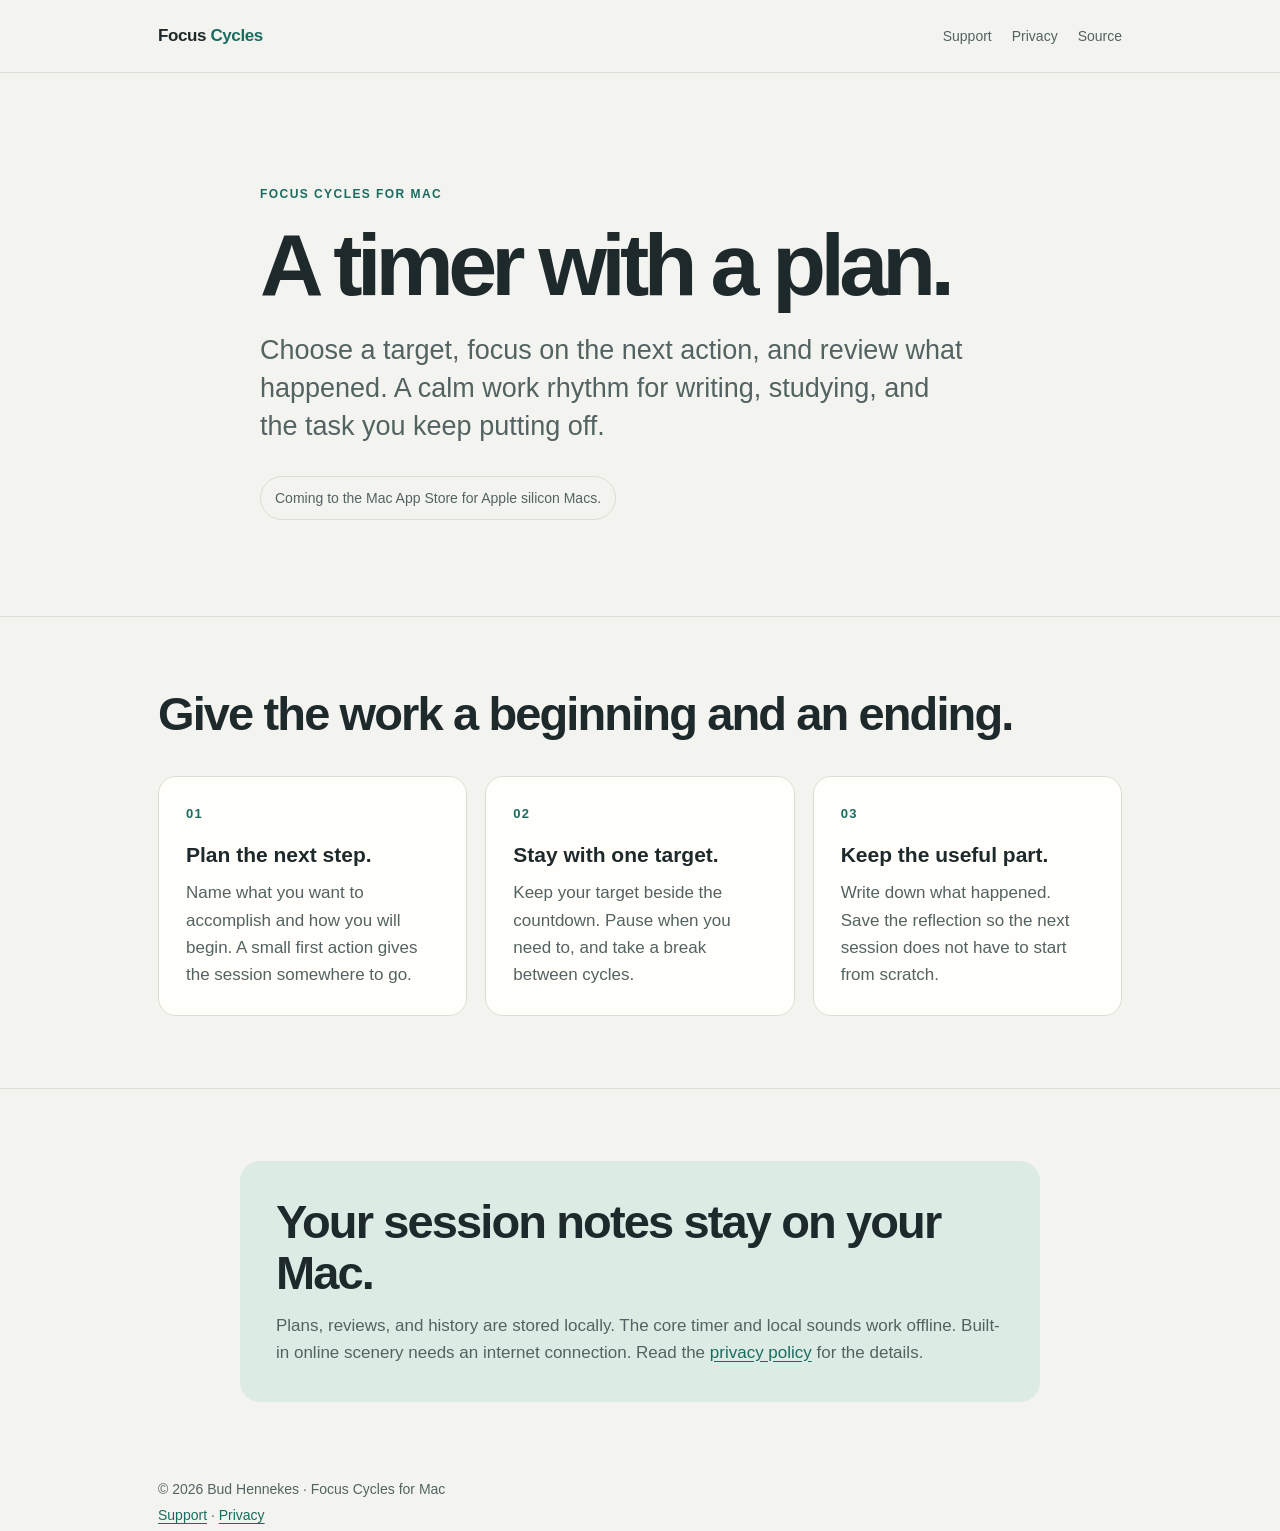
<file: index.html>
<!doctype html><html lang="en"><head><meta charset="utf-8"><meta name="viewport" content="width=device-width,initial-scale=1"><meta name="description" content="Focus Cycles for Mac: a timer with a plan."><meta name="robots" content="index,follow"><title>Focus Cycles for Mac | A timer with a plan</title><link rel="stylesheet" href="./styles.css"></head><body><header><nav class="nav wrap" aria-label="Primary"><a class="brand" href="./">Focus <span>Cycles</span></a><div class="links"><a href="./support.html">Support</a><a href="./privacy.html">Privacy</a><a href="https://github.com/budhennekes/focus-cycles">Source</a></div></nav></header><main><section class="hero wrap"><p class="eyebrow">Focus Cycles for Mac</p><h1>A timer with a plan.</h1><p class="lead">Choose a target, focus on the next action, and review what happened. A calm work rhythm for writing, studying, and the task you keep putting off.</p><p class="availability">Coming to the Mac App Store for Apple silicon Macs.</p></section><section class="section"><div class="wrap"><h2>Give the work a beginning and an ending.</h2><div class="three"><article class="card"><p class="number">01</p><h3>Plan the next step.</h3><p>Name what you want to accomplish and how you will begin. A small first action gives the session somewhere to go.</p></article><article class="card"><p class="number">02</p><h3>Stay with one target.</h3><p>Keep your target beside the countdown. Pause when you need to, and take a break between cycles.</p></article><article class="card"><p class="number">03</p><h3>Keep the useful part.</h3><p>Write down what happened. Save the reflection so the next session does not have to start from scratch.</p></article></div></div></section><section class="section"><div class="wrap callout"><h2>Your session notes stay on your Mac.</h2><p>Plans, reviews, and history are stored locally. The core timer and local sounds work offline. Built-in online scenery needs an internet connection. Read the <a href="./privacy.html">privacy policy</a> for the details.</p></div></section></main><footer class="wrap"><p>© 2026 Bud Hennekes · Focus Cycles for Mac</p><p><a href="./support.html">Support</a> · <a href="./privacy.html">Privacy</a></p></footer></body></html>
</file>
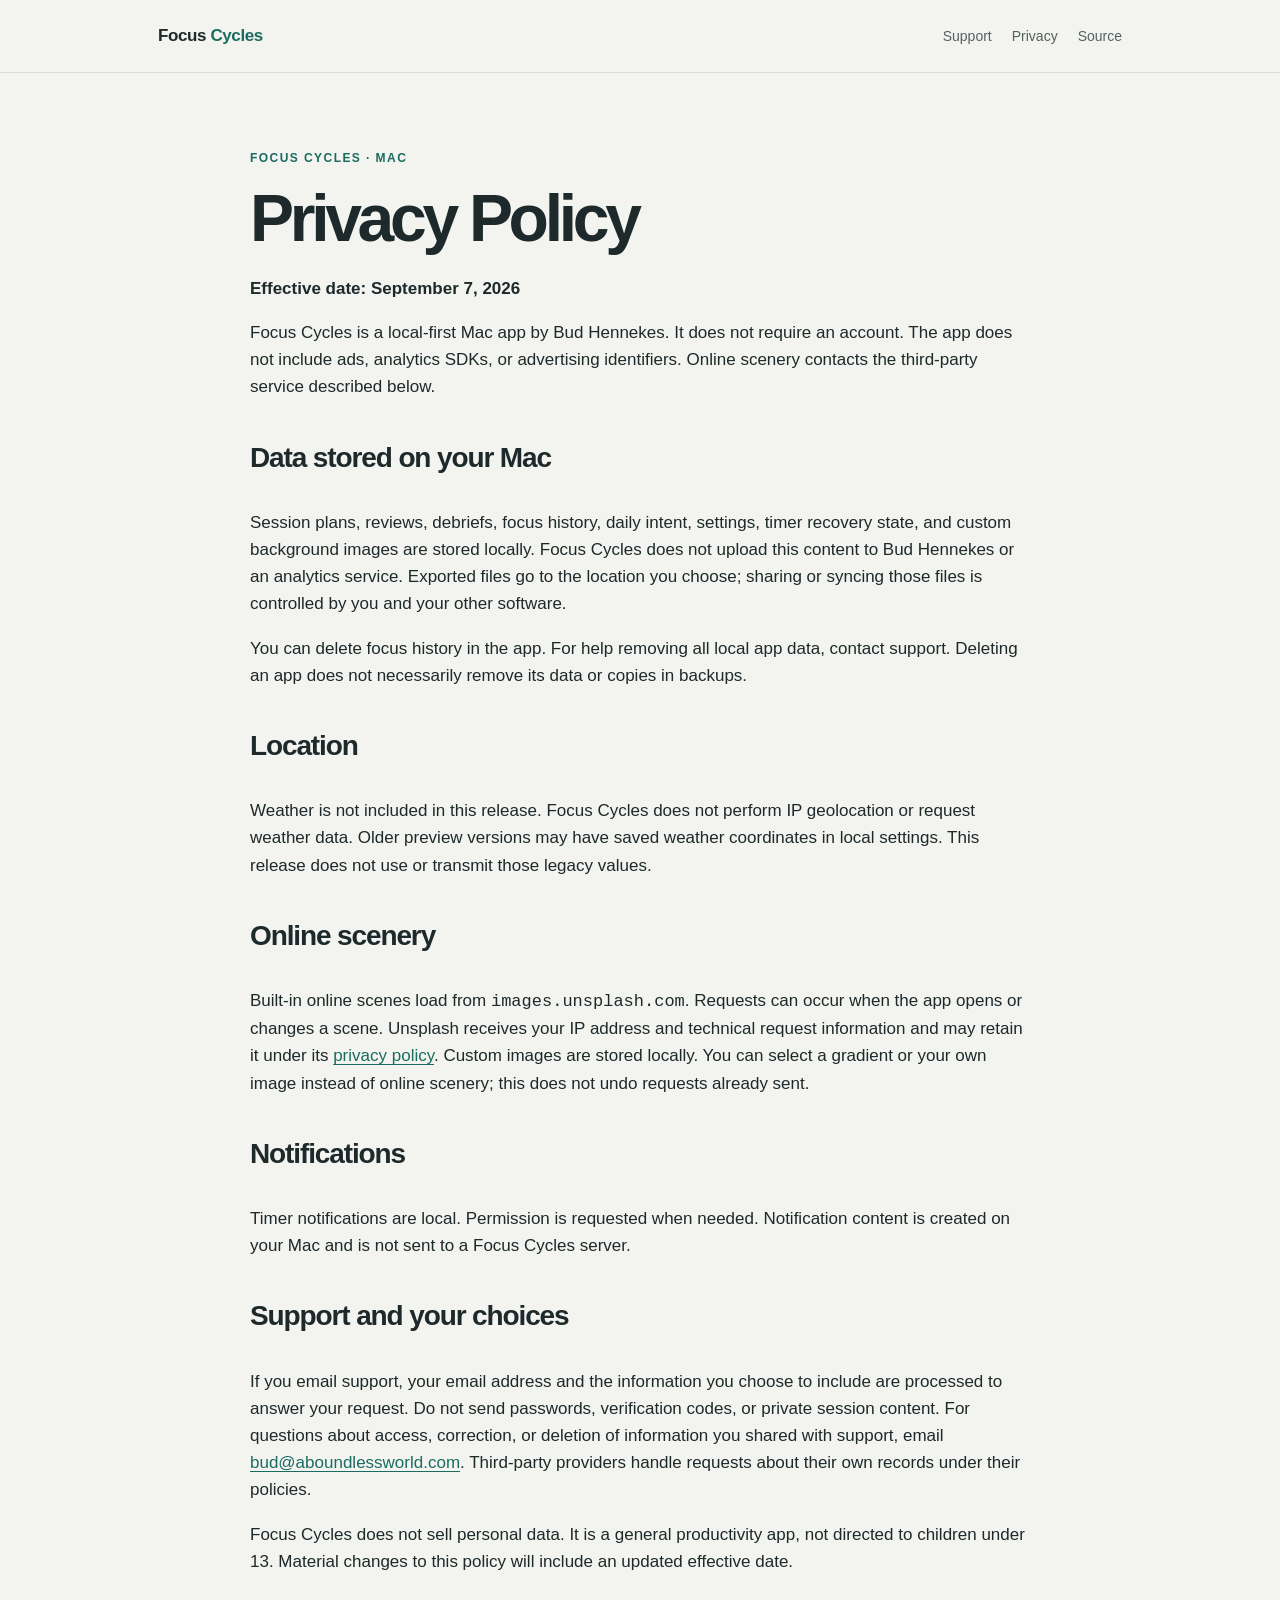
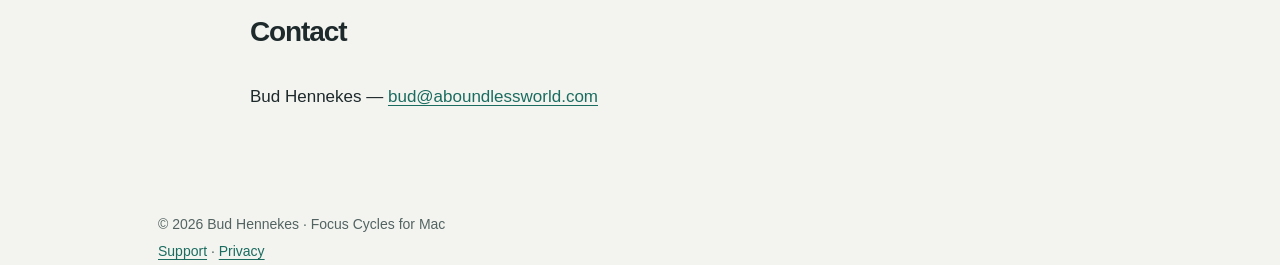
<file: privacy.html>
<!doctype html><html lang="en"><head><meta charset="utf-8"><meta name="viewport" content="width=device-width,initial-scale=1"><meta name="description" content="Focus Cycles privacy policy."><title>Privacy Policy | Focus Cycles</title><link rel="stylesheet" href="./styles.css"></head><body><header><nav class="nav wrap" aria-label="Primary"><a class="brand" href="./">Focus <span>Cycles</span></a><div class="links"><a href="./support.html">Support</a><a href="./privacy.html">Privacy</a><a href="https://github.com/budhennekes/focus-cycles">Source</a></div></nav></header><main class="wrap hero" style="max-width:780px;padding-top:76px"><p class="eyebrow">Focus Cycles · Mac</p><h1 style="font-size:clamp(42px,6vw,66px)">Privacy Policy</h1><p><strong>Effective date: September 7, 2026</strong></p><p>Focus Cycles is a local-first Mac app by Bud Hennekes. It does not require an account. The app does not include ads, analytics SDKs, or advertising identifiers. Online scenery contacts the third-party service described below.</p><h2 style="font-size:28px;margin-top:42px">Data stored on your Mac</h2><p>Session plans, reviews, debriefs, focus history, daily intent, settings, timer recovery state, and custom background images are stored locally. Focus Cycles does not upload this content to Bud Hennekes or an analytics service. Exported files go to the location you choose; sharing or syncing those files is controlled by you and your other software.</p><p>You can delete focus history in the app. For help removing all local app data, contact support. Deleting an app does not necessarily remove its data or copies in backups.</p><h2 style="font-size:28px;margin-top:42px">Location</h2><p>Weather is not included in this release. Focus Cycles does not perform IP geolocation or request weather data. Older preview versions may have saved weather coordinates in local settings. This release does not use or transmit those legacy values.</p><h2 style="font-size:28px;margin-top:42px">Online scenery</h2><p>Built-in online scenes load from <code>images.unsplash.com</code>. Requests can occur when the app opens or changes a scene. Unsplash receives your IP address and technical request information and may retain it under its <a href="https://unsplash.com/privacy">privacy policy</a>. Custom images are stored locally. You can select a gradient or your own image instead of online scenery; this does not undo requests already sent.</p><h2 style="font-size:28px;margin-top:42px">Notifications</h2><p>Timer notifications are local. Permission is requested when needed. Notification content is created on your Mac and is not sent to a Focus Cycles server.</p><h2 style="font-size:28px;margin-top:42px">Support and your choices</h2><p>If you email support, your email address and the information you choose to include are processed to answer your request. Do not send passwords, verification codes, or private session content. For questions about access, correction, or deletion of information you shared with support, email <a href="mailto:bud@aboundlessworld.com">bud@aboundlessworld.com</a>. Third-party providers handle requests about their own records under their policies.</p><p>Focus Cycles does not sell personal data. It is a general productivity app, not directed to children under 13. Material changes to this policy will include an updated effective date.</p><h2 style="font-size:28px;margin-top:42px">Contact</h2><p>Bud Hennekes — <a href="mailto:bud@aboundlessworld.com">bud@aboundlessworld.com</a></p></main><footer class="wrap"><p>© 2026 Bud Hennekes · Focus Cycles for Mac</p><p><a href="./support.html">Support</a> · <a href="./privacy.html">Privacy</a></p></footer></body></html>
</file>
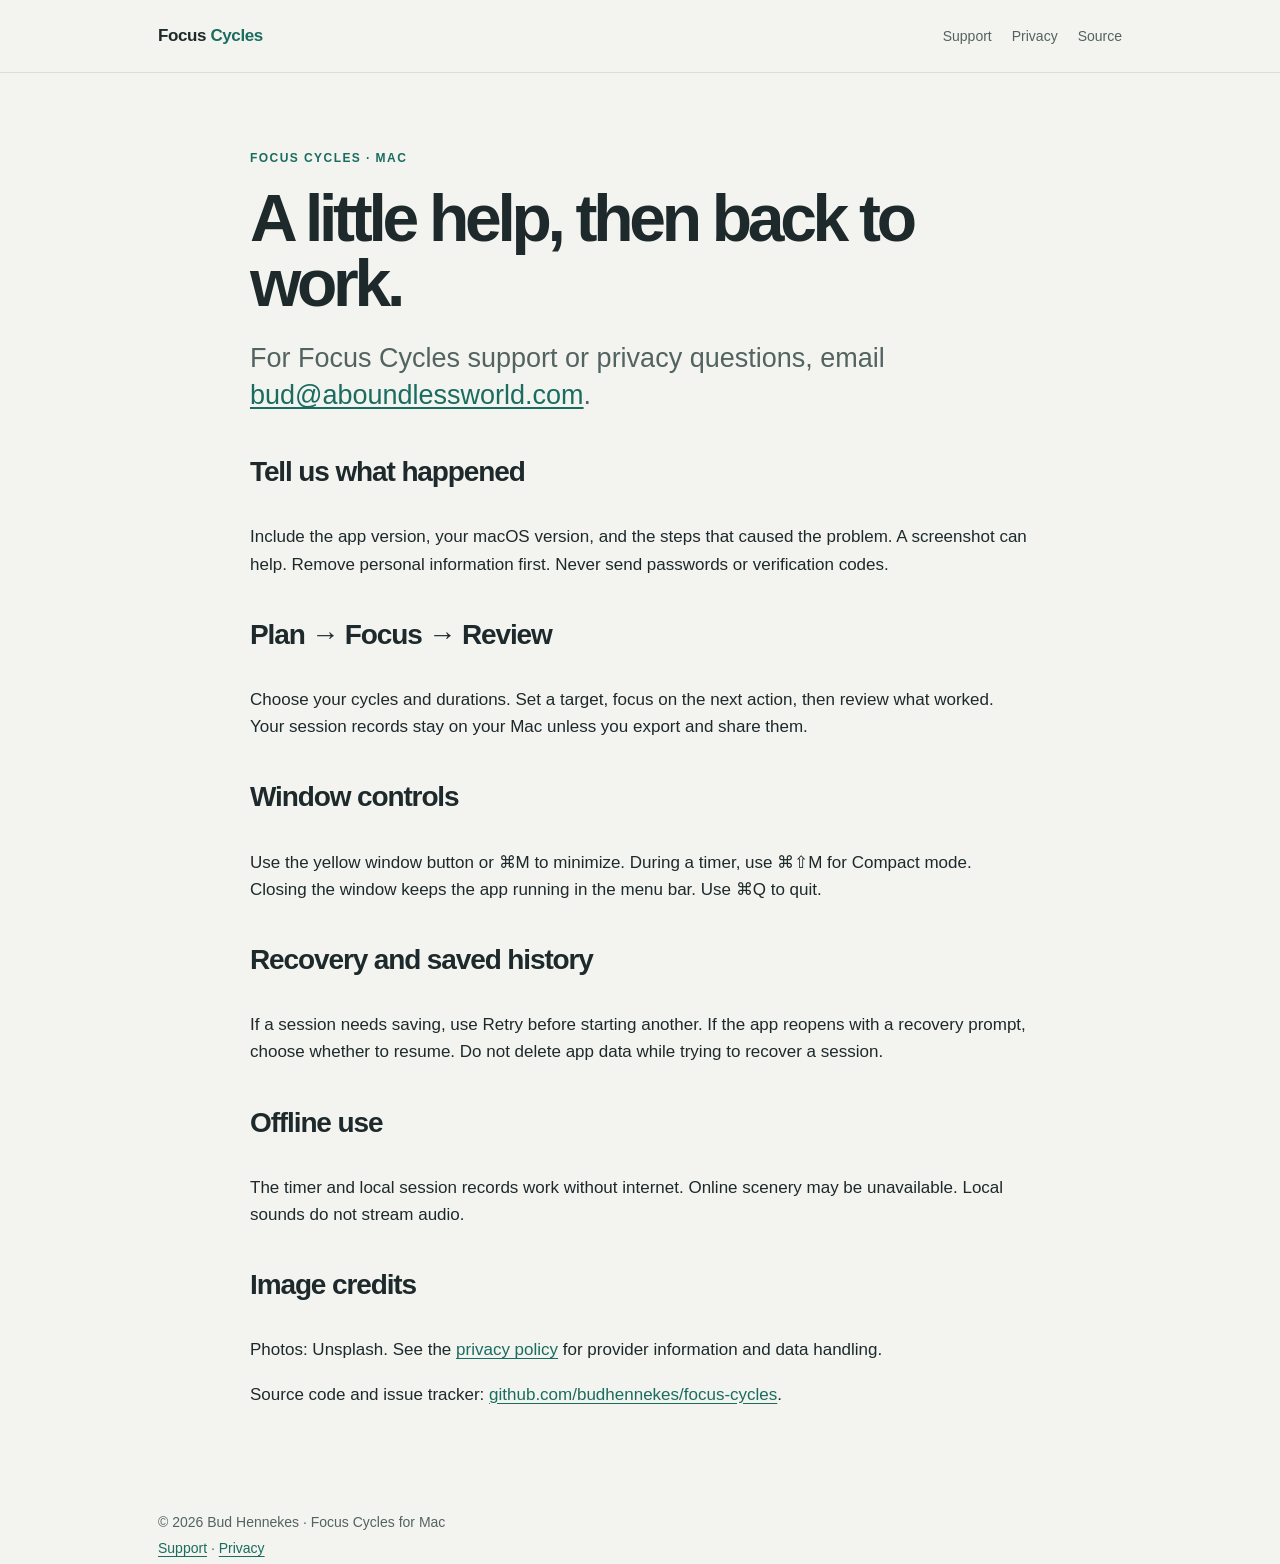
<file: support.html>
<!doctype html><html lang="en"><head><meta charset="utf-8"><meta name="viewport" content="width=device-width,initial-scale=1"><meta name="description" content="Support for Focus Cycles for Mac."><title>Support | Focus Cycles</title><link rel="stylesheet" href="./styles.css"></head><body><header><nav class="nav wrap" aria-label="Primary"><a class="brand" href="./">Focus <span>Cycles</span></a><div class="links"><a href="./support.html">Support</a><a href="./privacy.html">Privacy</a><a href="https://github.com/budhennekes/focus-cycles">Source</a></div></nav></header><main class="wrap hero" style="max-width:780px;padding-top:76px"><p class="eyebrow">Focus Cycles · Mac</p><h1 style="font-size:clamp(42px,6vw,66px)">A little help, then back to work.</h1><p class="lead">For Focus Cycles support or privacy questions, email <a href="mailto:bud@aboundlessworld.com">bud@aboundlessworld.com</a>.</p><h2 style="font-size:28px;margin-top:42px">Tell us what happened</h2><p>Include the app version, your macOS version, and the steps that caused the problem. A screenshot can help. Remove personal information first. Never send passwords or verification codes.</p><h2 style="font-size:28px;margin-top:42px">Plan → Focus → Review</h2><p>Choose your cycles and durations. Set a target, focus on the next action, then review what worked. Your session records stay on your Mac unless you export and share them.</p><h2 style="font-size:28px;margin-top:42px">Window controls</h2><p>Use the yellow window button or ⌘M to minimize. During a timer, use ⌘⇧M for Compact mode. Closing the window keeps the app running in the menu bar. Use ⌘Q to quit.</p><h2 style="font-size:28px;margin-top:42px">Recovery and saved history</h2><p>If a session needs saving, use Retry before starting another. If the app reopens with a recovery prompt, choose whether to resume. Do not delete app data while trying to recover a session.</p><h2 style="font-size:28px;margin-top:42px">Offline use</h2><p>The timer and local session records work without internet. Online scenery may be unavailable. Local sounds do not stream audio.</p><h2 style="font-size:28px;margin-top:42px">Image credits</h2><p>Photos: Unsplash. See the <a href="./privacy.html">privacy policy</a> for provider information and data handling.</p><p>Source code and issue tracker: <a href="https://github.com/budhennekes/focus-cycles">github.com/budhennekes/focus-cycles</a>.</p></main><footer class="wrap"><p>© 2026 Bud Hennekes · Focus Cycles for Mac</p><p><a href="./support.html">Support</a> · <a href="./privacy.html">Privacy</a></p></footer></body></html>
</file>
<file: styles.css>
/* Focus Cycles public site: no analytics, scripts, forms, or external assets. */
:root{color-scheme:light dark;--ink:#1e292c;--muted:#536362;--paper:#f3f4ef;--card:#fffefa;--line:#d9dfd7;--accent:#1b6c60;--accent-soft:#dcece5;--max:1020px}*{box-sizing:border-box}body{margin:0;background:var(--paper);color:var(--ink);font:17px/1.6 -apple-system,BlinkMacSystemFont,"Segoe UI",sans-serif}a{color:var(--accent);text-underline-offset:3px}a:focus-visible,button:focus-visible{outline:3px solid var(--accent);outline-offset:4px}.wrap{max-width:var(--max);margin:auto;padding:0 28px}header{border-bottom:1px solid var(--line);background:color-mix(in srgb,var(--paper) 92%,transparent)}.nav{min-height:72px;display:flex;align-items:center;justify-content:space-between;gap:24px}.brand{color:var(--ink);text-decoration:none;font-weight:750;letter-spacing:-.4px}.brand span{color:var(--accent)}.links{display:flex;gap:20px;font-size:14px}.links a{color:var(--muted);text-decoration:none}.links a:hover{color:var(--ink)}.hero{padding:112px 0 82px;max-width:760px}.eyebrow{text-transform:uppercase;letter-spacing:.12em;font-size:12px;font-weight:750;color:var(--accent);margin:0 0 18px}.hero h1{font-size:clamp(48px,8vw,88px);line-height:.98;letter-spacing:-.065em;margin:0 0 24px}.lead{font-size:clamp(20px,3vw,27px);line-height:1.4;color:var(--muted);margin:0;max-width:710px}.availability{display:inline-block;margin-top:30px;padding:10px 14px;border:1px solid var(--line);border-radius:999px;color:var(--muted);font-size:14px}.section{padding:72px 0;border-top:1px solid var(--line)}h2{font-size:clamp(30px,4vw,47px);line-height:1.08;letter-spacing:-.04em;margin:0 0 36px}.three{display:grid;grid-template-columns:repeat(3,1fr);gap:18px}.card{padding:27px;border:1px solid var(--line);border-radius:18px;background:var(--card)}.card .number{font-size:13px;color:var(--accent);font-weight:750;letter-spacing:.1em}.card h3{font-size:21px;margin:13px 0 8px}.card p{margin:0;color:var(--muted)}.callout{padding:36px;border-radius:20px;background:var(--accent-soft);max-width:800px}.callout h2{margin-bottom:13px}.callout p{margin:0;color:var(--muted)}footer{padding:42px 0;color:var(--muted);font-size:14px}footer p{margin:4px 0}@media(prefers-color-scheme:dark){:root{--ink:#ebf0ec;--muted:#b7c4be;--paper:#14211f;--card:#1b2b28;--line:#344842;--accent:#91d5c3;--accent-soft:#203c36}}@media(max-width:700px){.wrap{padding:0 21px}.nav{min-height:66px;align-items:flex-start;padding:17px 0}.links{gap:13px;font-size:13px}.hero{padding:74px 0 64px}.three{grid-template-columns:1fr}.section{padding:56px 0}.card,.callout{padding:23px}}
</file>
